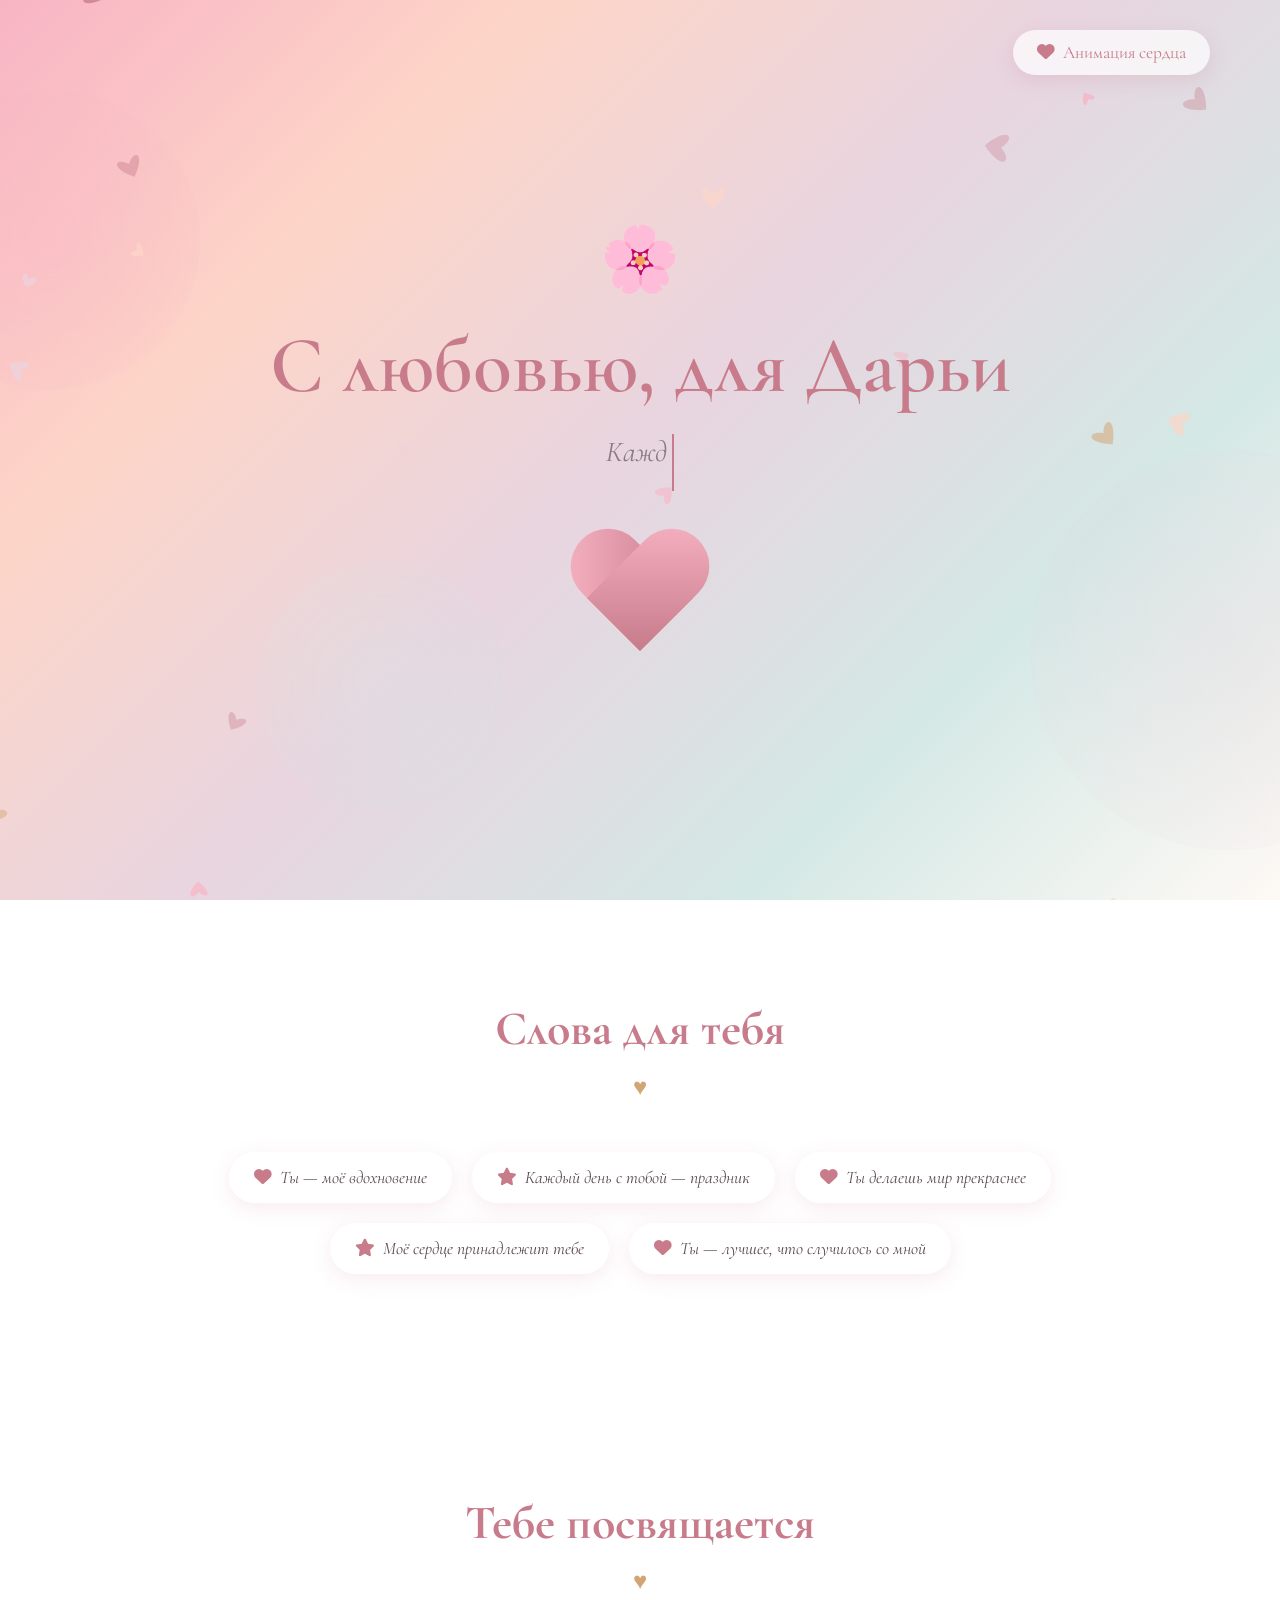
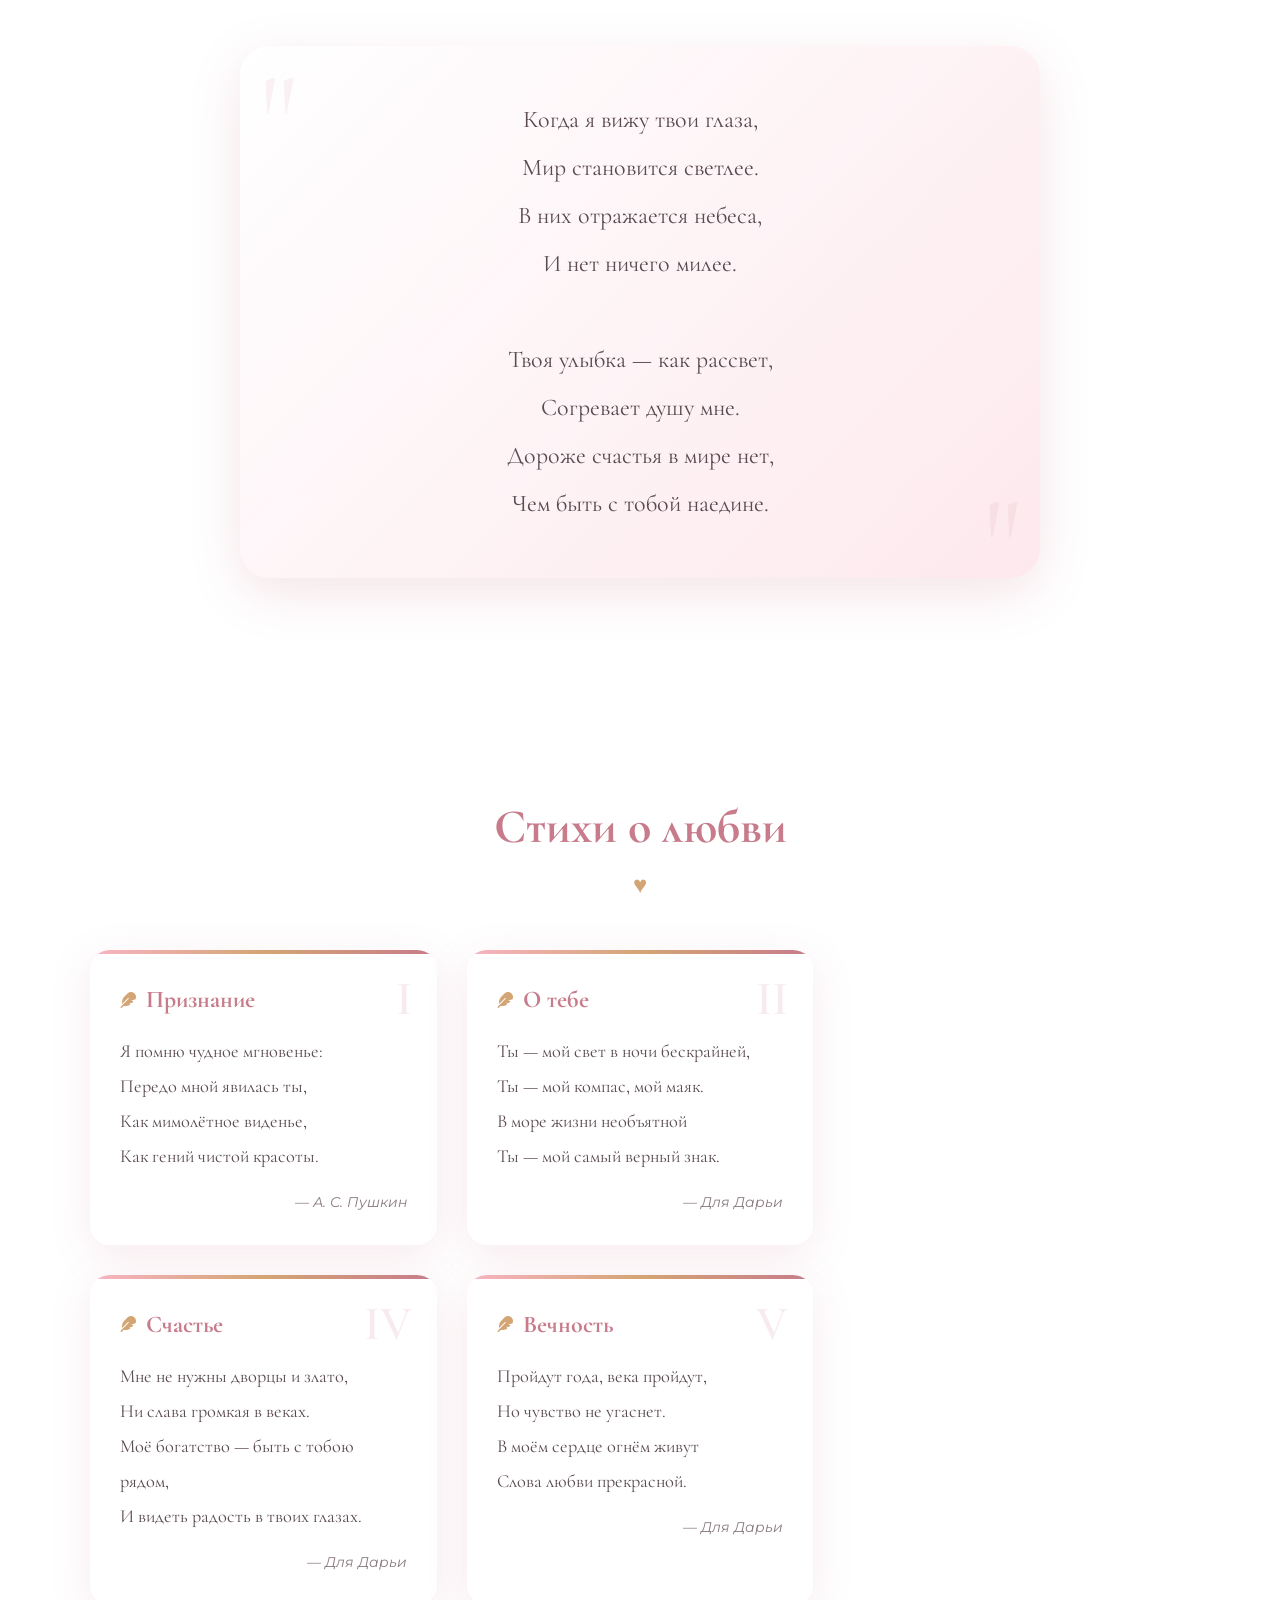
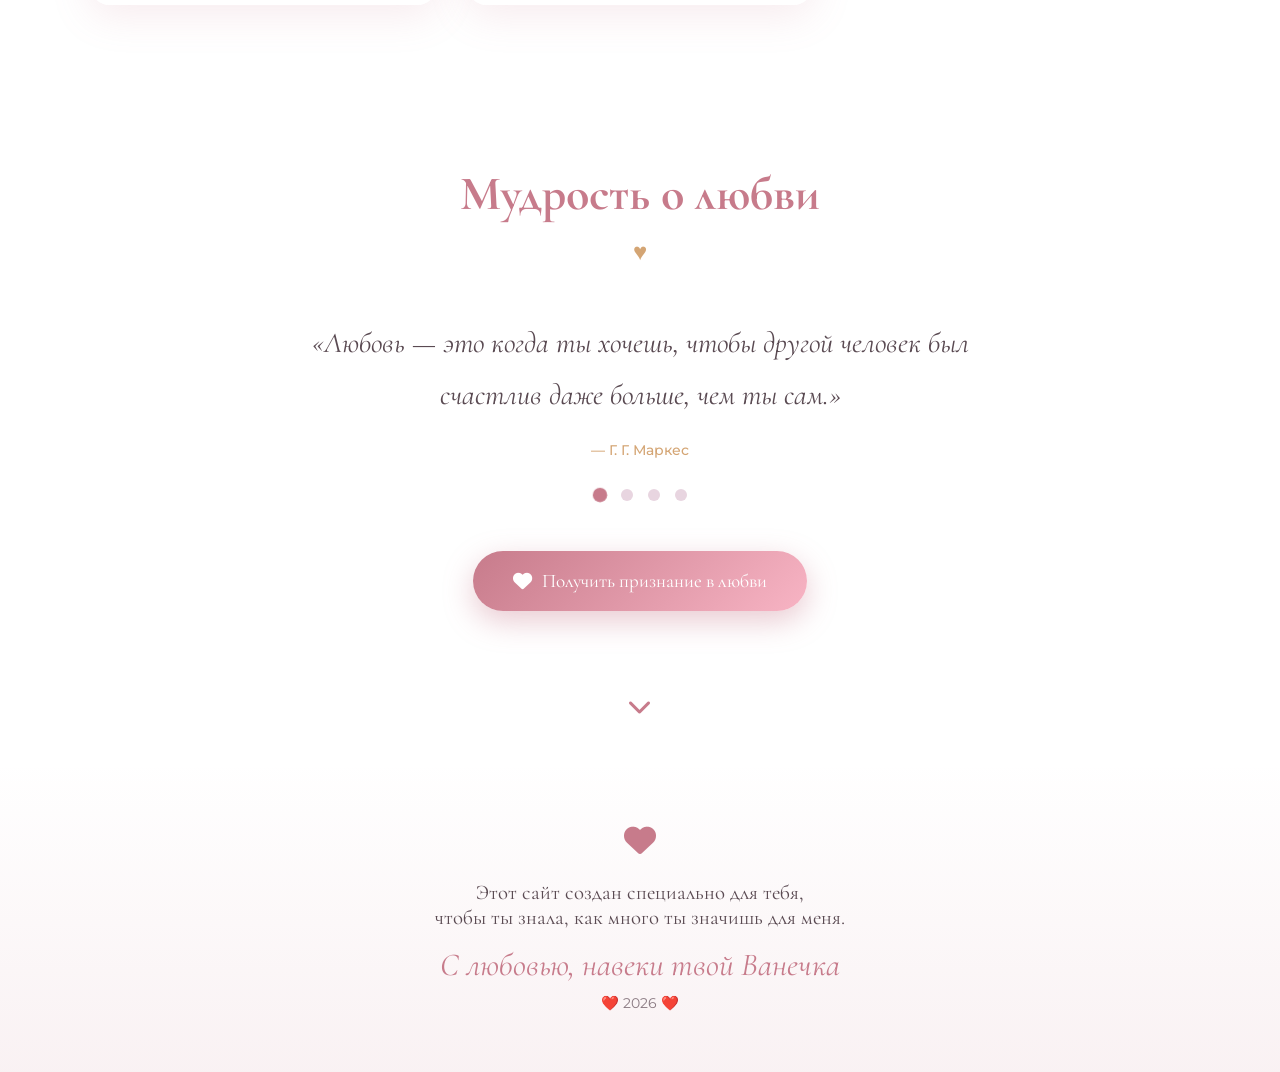
<file: daria.html>
<!DOCTYPE html>
<html lang="ru">
<head>
    <meta charset="UTF-8">
    <meta name="viewport" content="width=device-width, initial-scale=1.0">
    <title>Для тебя, Дарья ❤️</title>
    
    <!-- Google Fonts -->
    <link rel="preconnect" href="https://fonts.googleapis.com">
    <link rel="preconnect" href="https://fonts.gstatic.com" crossorigin>
    <link href="https://fonts.googleapis.com/css2?family=Cormorant+Garamond:ital,wght@0,400;0,500;0,600;0,700;1,400;1,500&family=Montserrat:wght@300;400;500;600&display=swap" rel="stylesheet">
    
    <!-- Font Awesome -->
    <link rel="stylesheet" href="https://cdnjs.cloudflare.com/ajax/libs/font-awesome/6.5.1/css/all.min.css">
    
    <style>
        * {
            margin: 0;
            padding: 0;
            box-sizing: border-box;
        }

        :root {
            --primary-pink: #f8b4c4;
            --soft-peach: #fdd5c8;
            --lavender: #e8d5e0;
            --mint: #d4e8e5;
            --gold: #d4a574;
            --deep-rose: #c77b8b;
            --cream: #fef9f5;
            --text-dark: #5a4a52;
            --text-light: #8a7a82;
        }

        html {
            scroll-behavior: smooth;
        }

        body {
            font-family: 'Montserrat', sans-serif;
            background: linear-gradient(135deg, var(--primary-pink) 0%, var(--soft-peach) 25%, var(--lavender) 50%, var(--mint) 75%, var(--cream) 100%);
            background-attachment: fixed;
            min-height: 100vh;
            color: var(--text-dark);
            overflow-x: hidden;
            position: relative;
        }

        /* Floating Hearts Canvas */
        #hearts-canvas {
            position: fixed;
            top: 0;
            left: 0;
            width: 100%;
            height: 100%;
            pointer-events: none;
            z-index: 1;
        }

        /* Main Container */
        .container {
            max-width: 1200px;
            margin: 0 auto;
            padding: 20px;
            position: relative;
            z-index: 2;
        }

        /* Hero Section */
        .hero {
            min-height: 100vh;
            display: flex;
            flex-direction: column;
            justify-content: center;
            align-items: center;
            text-align: center;
            padding: 40px 20px;
        }

        .hero-decoration {
            font-size: 4rem;
            margin-bottom: 20px;
            animation: float 3s ease-in-out infinite;
        }

        @keyframes float {
            0%, 100% { transform: translateY(0); }
            50% { transform: translateY(-15px); }
        }

        .hero h1 {
            font-family: 'Cormorant Garamond', serif;
            font-size: clamp(2.5rem, 8vw, 5rem);
            font-weight: 600;
            color: var(--deep-rose);
            margin-bottom: 20px;
            opacity: 0;
            animation: fadeInUp 1s ease forwards 0.5s;
        }

        .typewriter {
            font-family: 'Cormorant Garamond', serif;
            font-size: clamp(1.2rem, 3vw, 1.8rem);
            font-style: italic;
            color: var(--text-light);
            min-height: 2em;
            border-right: 2px solid var(--deep-rose);
            padding-right: 5px;
            animation: blink 0.7s infinite;
        }

        @keyframes blink {
            0%, 50% { border-color: var(--deep-rose); }
            51%, 100% { border-color: transparent; }
        }

        .hero-heart {
            width: 150px;
            height: 150px;
            margin: 40px auto;
            position: relative;
            animation: heartbeat 1.5s ease-in-out infinite;
            cursor: pointer;
            transition: transform 0.3s ease;
        }

        .hero-heart:hover {
            transform: scale(1.1);
        }

        .hero-heart::before,
        .hero-heart::after {
            content: '';
            position: absolute;
            top: 0;
            width: 75px;
            height: 120px;
            background: linear-gradient(135deg, var(--primary-pink), var(--deep-rose));
            border-radius: 75px 75px 0 0;
        }

        .hero-heart::before {
            left: 75px;
            transform: rotate(-45deg);
            transform-origin: 0 100%;
        }

        .hero-heart::after {
            left: 0;
            transform: rotate(45deg);
            transform-origin: 100% 100%;
        }

        @keyframes heartbeat {
            0%, 100% { transform: scale(1); }
            15% { transform: scale(1.15); }
            30% { transform: scale(1); }
            45% { transform: scale(1.1); }
            60% { transform: scale(1); }
        }

        @keyframes fadeInUp {
            from {
                opacity: 0;
                transform: translateY(30px);
            }
            to {
                opacity: 1;
                transform: translateY(0);
            }
        }

        .scroll-indicator {
            position: absolute;
            bottom: 40px;
            left: 50%;
            transform: translateX(-50%);
            animation: bounce 2s infinite;
            color: var(--deep-rose);
            font-size: 1.5rem;
        }

        @keyframes bounce {
            0%, 20%, 50%, 80%, 100% { transform: translateX(-50%) translateY(0); }
            40% { transform: translateX(-50%) translateY(-15px); }
            60% { transform: translateX(-50%) translateY(-7px); }
        }

        /* Section Styles */
        section {
            padding: 80px 20px;
        }

        .section-title {
            font-family: 'Cormorant Garamond', serif;
            font-size: clamp(2rem, 5vw, 3rem);
            text-align: center;
            color: var(--deep-rose);
            margin-bottom: 50px;
            position: relative;
        }

        .section-title::after {
            content: '♥';
            display: block;
            font-size: 1.5rem;
            margin-top: 15px;
            color: var(--gold);
        }

        /* Love Messages */
        .love-messages {
            display: flex;
            flex-wrap: wrap;
            justify-content: center;
            gap: 20px;
            margin-bottom: 60px;
        }

        .love-message {
            background: rgba(255, 255, 255, 0.7);
            backdrop-filter: blur(10px);
            padding: 15px 25px;
            border-radius: 30px;
            font-family: 'Cormorant Garamond', serif;
            font-size: 1.1rem;
            font-style: italic;
            color: var(--text-dark);
            box-shadow: 0 5px 20px rgba(199, 123, 139, 0.15);
            opacity: 0;
            transform: translateY(20px);
            transition: all 0.5s ease;
            cursor: default;
        }

        .love-message.visible {
            opacity: 1;
            transform: translateY(0);
        }

        .love-message:hover {
            transform: translateY(-5px) scale(1.02);
            box-shadow: 0 10px 30px rgba(199, 123, 139, 0.25);
        }

        .love-message i {
            color: var(--deep-rose);
            margin-right: 8px;
        }

        /* Poem Cards */
        .poems-grid {
            display: grid;
            grid-template-columns: repeat(auto-fit, minmax(320px, 1fr));
            gap: 30px;
            max-width: 1100px;
            margin: 0 auto;
        }

        .poem-card {
            background: rgba(255, 255, 255, 0.85);
            backdrop-filter: blur(15px);
            border-radius: 20px;
            padding: 35px 30px;
            box-shadow: 0 10px 40px rgba(199, 123, 139, 0.15);
            transition: all 0.4s cubic-bezier(0.4, 0, 0.2, 1);
            opacity: 0;
            transform: translateY(40px);
            position: relative;
            overflow: hidden;
        }

        .poem-card::before {
            content: '';
            position: absolute;
            top: 0;
            left: 0;
            right: 0;
            height: 4px;
            background: linear-gradient(90deg, var(--primary-pink), var(--gold), var(--deep-rose));
        }

        .poem-card.visible {
            opacity: 1;
            transform: translateY(0);
        }

        .poem-card:hover {
            transform: translateY(-10px) scale(1.02);
            box-shadow: 0 20px 50px rgba(199, 123, 139, 0.25);
        }

        .poem-card .poem-number {
            position: absolute;
            top: 20px;
            right: 25px;
            font-family: 'Cormorant Garamond', serif;
            font-size: 3rem;
            font-weight: 600;
            color: rgba(199, 123, 139, 0.15);
        }

        .poem-card h3 {
            font-family: 'Cormorant Garamond', serif;
            font-size: 1.5rem;
            color: var(--deep-rose);
            margin-bottom: 20px;
            display: flex;
            align-items: center;
            gap: 10px;
        }

        .poem-card h3 i {
            font-size: 1rem;
            color: var(--gold);
        }

        .poem-card p {
            font-family: 'Cormorant Garamond', serif;
            font-size: 1.15rem;
            line-height: 1.9;
            color: var(--text-dark);
            white-space: pre-line;
        }

        .poem-card .author {
            margin-top: 20px;
            font-family: 'Montserrat', sans-serif;
            font-size: 0.85rem;
            color: var(--text-light);
            text-align: right;
            font-style: italic;
        }

        /* Featured Poem */
        .featured-poem {
            background: linear-gradient(135deg, rgba(255, 255, 255, 0.9), rgba(248, 180, 196, 0.3));
            border-radius: 30px;
            padding: 50px 40px;
            max-width: 800px;
            margin: 0 auto 60px;
            text-align: center;
            box-shadow: 0 15px 50px rgba(199, 123, 139, 0.2);
            position: relative;
            overflow: hidden;
            opacity: 0;
            transform: scale(0.95);
            transition: all 0.6s ease;
        }

        .featured-poem.visible {
            opacity: 1;
            transform: scale(1);
        }

        .featured-poem::before,
        .featured-poem::after {
            content: '"';
            font-family: 'Cormorant Garamond', serif;
            font-size: 8rem;
            color: rgba(199, 123, 139, 0.1);
            position: absolute;
            line-height: 1;
        }

        .featured-poem::before {
            top: 10px;
            left: 20px;
        }

        .featured-poem::after {
            bottom: -30px;
            right: 20px;
        }

        .featured-poem p {
            font-family: 'Cormorant Garamond', serif;
            font-size: clamp(1.2rem, 2.5vw, 1.5rem);
            line-height: 2;
            color: var(--text-dark);
            white-space: pre-line;
            position: relative;
            z-index: 1;
        }

        /* Quotes Section */
        .quotes-carousel {
            max-width: 700px;
            margin: 0 auto;
            text-align: center;
            position: relative;
        }

        .quote-item {
            display: none;
            animation: fadeIn 0.5s ease;
        }

        .quote-item.active {
            display: block;
        }

        @keyframes fadeIn {
            from { opacity: 0; }
            to { opacity: 1; }
        }

        .quote-item p {
            font-family: 'Cormorant Garamond', serif;
            font-size: clamp(1.3rem, 3vw, 1.8rem);
            font-style: italic;
            color: var(--text-dark);
            line-height: 1.8;
            margin-bottom: 20px;
        }

        .quote-item .quote-author {
            font-family: 'Montserrat', sans-serif;
            font-size: 0.9rem;
            color: var(--gold);
            font-weight: 500;
        }

        .carousel-controls {
            display: flex;
            justify-content: center;
            gap: 15px;
            margin-top: 30px;
        }

        .carousel-dot {
            width: 12px;
            height: 12px;
            border-radius: 50%;
            background: var(--lavender);
            border: none;
            cursor: pointer;
            transition: all 0.3s ease;
        }

        .carousel-dot.active {
            background: var(--deep-rose);
            transform: scale(1.2);
        }

        .carousel-dot:hover {
            background: var(--primary-pink);
        }

        /* Interactive Button */
        .magic-button {
            display: flex;
            align-items: center;
            justify-content: center;
            gap: 10px;
            margin: 50px auto;
            padding: 18px 40px;
            background: linear-gradient(135deg, var(--deep-rose), var(--primary-pink));
            color: white;
            border: none;
            border-radius: 50px;
            font-family: 'Cormorant Garamond', serif;
            font-size: 1.2rem;
            cursor: pointer;
            box-shadow: 0 10px 30px rgba(199, 123, 139, 0.4);
            transition: all 0.3s ease;
        }

        .magic-button:hover {
            transform: translateY(-3px);
            box-shadow: 0 15px 40px rgba(199, 123, 139, 0.5);
        }

        .magic-button:active {
            transform: translateY(0);
        }

        /* Random Message Popup */
        .popup-overlay {
            position: fixed;
            top: 0;
            left: 0;
            width: 100%;
            height: 100%;
            background: rgba(90, 74, 82, 0.5);
            backdrop-filter: blur(5px);
            display: none;
            justify-content: center;
            align-items: center;
            z-index: 1000;
            opacity: 0;
            transition: opacity 0.3s ease;
        }

        .popup-overlay.show {
            display: flex;
            opacity: 1;
        }

        .popup-content {
            background: white;
            padding: 50px 40px;
            border-radius: 25px;
            max-width: 500px;
            text-align: center;
            transform: scale(0.9);
            transition: transform 0.3s ease;
            position: relative;
        }

        .popup-overlay.show .popup-content {
            transform: scale(1);
        }

        .popup-content .close-btn {
            position: absolute;
            top: 15px;
            right: 20px;
            background: none;
            border: none;
            font-size: 1.5rem;
            color: var(--text-light);
            cursor: pointer;
            transition: color 0.3s ease;
        }

        .popup-content .close-btn:hover {
            color: var(--deep-rose);
        }

        .popup-content i.fa-heart {
            font-size: 3rem;
            color: var(--deep-rose);
            margin-bottom: 20px;
            animation: heartbeat 1.5s infinite;
        }

        .popup-content p {
            font-family: 'Cormorant Garamond', serif;
            font-size: 1.5rem;
            color: var(--text-dark);
            line-height: 1.6;
        }

        /* Footer */
        footer {
            text-align: center;
            padding: 60px 20px;
            background: linear-gradient(to top, rgba(199, 123, 139, 0.1), transparent);
        }

        footer .footer-heart {
            font-size: 2rem;
            color: var(--deep-rose);
            margin-bottom: 20px;
            animation: heartbeat 2s infinite;
        }

        footer p {
            font-family: 'Cormorant Garamond', serif;
            font-size: 1.3rem;
            color: var(--text-dark);
        }

        footer .signature {
            font-family: 'Cormorant Garamond', serif;
            font-size: 2rem;
            font-style: italic;
            color: var(--deep-rose);
            margin-top: 15px;
        }

        footer .date {
            font-family: 'Montserrat', sans-serif;
            font-size: 0.9rem;
            color: var(--text-light);
            margin-top: 10px;
        }

        /* Responsive */
        @media (max-width: 768px) {
            .poems-grid {
                grid-template-columns: 1fr;
            }

            .poem-card {
                padding: 30px 25px;
            }

            .featured-poem {
                padding: 35px 25px;
            }

            .love-message {
                font-size: 1rem;
                padding: 12px 20px;
            }

            .hero-heart {
                width: 120px;
                height: 120px;
            }

            .hero-heart::before,
            .hero-heart::after {
                width: 60px;
                height: 96px;
                border-radius: 60px 60px 0 0;
            }

            .hero-heart::before {
                left: 60px;
            }
        }

        /* Parallax Background Elements */
        .bg-element {
            position: fixed;
            border-radius: 50%;
            opacity: 0.3;
            pointer-events: none;
            z-index: 0;
        }

        .bg-element-1 {
            width: 300px;
            height: 300px;
            background: radial-gradient(circle, var(--primary-pink), transparent);
            top: 10%;
            left: -100px;
        }

        .bg-element-2 {
            width: 400px;
            height: 400px;
            background: radial-gradient(circle, var(--lavender), transparent);
            top: 50%;
            right: -150px;
        }

        .bg-element-3 {
            width: 250px;
            height: 250px;
            background: radial-gradient(circle, var(--mint), transparent);
            bottom: 10%;
            left: 20%;
        }
    </style>
</head>
<body>
    <!-- Background Elements for Parallax -->
    <div class="bg-element bg-element-1"></div>
    <div class="bg-element bg-element-2"></div>
    <div class="bg-element bg-element-3"></div>

    <!-- Floating Hearts Canvas -->
    <canvas id="hearts-canvas"></canvas>

    <div class="container">
        <!-- Hero Section -->
        <section class="hero">
            <a href="#" style="position: absolute; top: 30px; right: 30px; background: rgba(255,255,255,0.7); backdrop-filter: blur(10px); padding: 12px 24px; border-radius: 30px; text-decoration: none; color: var(--deep-rose); font-family: 'Cormorant Garamond', serif; font-size: 1.1rem; box-shadow: 0 5px 20px rgba(199, 123, 139, 0.2); transition: all 0.3s ease;" onmouseover="this.style.transform='translateY(-3px)'; this.style.boxShadow='0 10px 30px rgba(199, 123, 139, 0.3)';" onmouseout="this.style.transform='translateY(0)'; this.style.boxShadow='0 5px 20px rgba(199, 123, 139, 0.2)';">
                <i class="fas fa-heart" style="margin-right: 8px;"></i>Анимация сердца
            </a>
            <div class="hero-decoration">🌸</div>
            <h1>С любовью, для Дарьи</h1>
            <div class="typewriter" id="typewriter"></div>
            <div class="hero-heart" id="main-heart" title="Нажми на меня"></div>
            <div class="scroll-indicator">
                <i class="fas fa-chevron-down"></i>
            </div>
        </section>

        <!-- Love Messages Section -->
        <section>
            <h2 class="section-title">Слова для тебя</h2>
            <div class="love-messages">
                <div class="love-message"><i class="fas fa-heart"></i>Ты — моё вдохновение</div>
                <div class="love-message"><i class="fas fa-star"></i>Каждый день с тобой — праздник</div>
                <div class="love-message"><i class="fas fa-heart"></i>Ты делаешь мир прекраснее</div>
                <div class="love-message"><i class="fas fa-star"></i>Моё сердце принадлежит тебе</div>
                <div class="love-message"><i class="fas fa-heart"></i>Ты — лучшее, что случилось со мной</div>
            </div>
        </section>

        <!-- Featured Poem -->
        <section>
            <h2 class="section-title">Тебе посвящается</h2>
            <div class="featured-poem">
                <p>Когда я вижу твои глаза,
Мир становится светлее.
В них отражается небеса,
И нет ничего милее.

Твоя улыбка — как рассвет,
Согревает душу мне.
Дороже счастья в мире нет,
Чем быть с тобой наедине.</p>
            </div>
        </section>

        <!-- Poems Grid -->
        <section>
            <h2 class="section-title">Стихи о любви</h2>
            <div class="poems-grid">
                <div class="poem-card">
                    <span class="poem-number">I</span>
                    <h3><i class="fas fa-feather"></i>Признание</h3>
                    <p>Я помню чудное мгновенье:
Передо мной явилась ты,
Как мимолётное виденье,
Как гений чистой красоты.</p>
                    <div class="author">— А. С. Пушкин</div>
                </div>

                <div class="poem-card">
                    <span class="poem-number">II</span>
                    <h3><i class="fas fa-feather"></i>О тебе</h3>
                    <p>Ты — мой свет в ночи бескрайней,
Ты — мой компас, мой маяк.
В море жизни необъятной
Ты — мой самый верный знак.</p>
                    <div class="author">— Для Дарьи</div>
                </div>

                <div class="poem-card">
                    <span class="poem-number">III</span>
                    <h3><i class="fas fa-feather"></i>Нежность</h3>
                    <p>Как нежный ветер в летний день,
Как первый луч весны,
Твоя любовь — желанна тень
В объятиях мечты.</p>
                    <div class="author">— Для Дарьи</div>
                </div>

                <div class="poem-card">
                    <span class="poem-number">IV</span>
                    <h3><i class="fas fa-feather"></i>Счастье</h3>
                    <p>Мне не нужны дворцы и злато,
Ни слава громкая в веках.
Моё богатство — быть с тобою рядом,
И видеть радость в твоих глазах.</p>
                    <div class="author">— Для Дарьи</div>
                </div>

                <div class="poem-card">
                    <span class="poem-number">V</span>
                    <h3><i class="fas fa-feather"></i>Вечность</h3>
                    <p>Пройдут года, века пройдут,
Но чувство не угаснет.
В моём сердце огнём живут
Слова любви прекрасной.</p>
                    <div class="author">— Для Дарьи</div>
                </div>
            </div>
        </section>

        <!-- Quotes Carousel -->
        <section>
            <h2 class="section-title">Мудрость о любви</h2>
            <div class="quotes-carousel">
                <div class="quote-item active">
                    <p>«Любовь — это когда ты хочешь, чтобы другой человек был счастлив даже больше, чем ты сам.»</p>
                    <span class="quote-author">— Г. Г. Маркес</span>
                </div>
                <div class="quote-item">
                    <p>«Любить — это не значит смотреть друг на друга, это значит смотреть вместе в одном направлении.»</p>
                    <span class="quote-author">— Антуан де Сент-Экзюпери</span>
                </div>
                <div class="quote-item">
                    <p>«Где любовь, там и жизнь.»</p>
                    <span class="quote-author">— Махатма Ганди</span>
                </div>
                <div class="quote-item">
                    <p>«Любовь — единственное, что увеличивается, когда его раздаёшь.»</p>
                    <span class="quote-author">— Ришелье</span>
                </div>
            </div>
            <div class="carousel-controls">
                <button class="carousel-dot active" data-index="0"></button>
                <button class="carousel-dot" data-index="1"></button>
                <button class="carousel-dot" data-index="2"></button>
                <button class="carousel-dot" data-index="3"></button>
            </div>

            <button class="magic-button" id="magic-btn">
                <i class="fas fa-heart"></i>
                Получить признание в любви
            </button>
        </section>
    </div>

    <!-- Footer -->
    <footer>
        <div class="footer-heart"><i class="fas fa-heart"></i></div>
        <p>Этот сайт создан специально для тебя,</p>
        <p>чтобы ты знала, как много ты значишь для меня.</p>
        <div class="signature">С любовью, навеки твой Ванечка</div>
        <div class="date">❤️ 2026 ❤️</div>
    </footer>

    <!-- Popup for Random Messages -->
    <div class="popup-overlay" id="popup">
        <div class="popup-content">
            <button class="close-btn" id="close-popup"><i class="fas fa-times"></i></button>
            <i class="fas fa-heart"></i>
            <p id="popup-message"></p>
        </div>
    </div>

    <script>
        // ===== Typewriter Effect =====
        const typewriterText = "Каждый миг с тобой — бесценен...";
        const typewriterEl = document.getElementById('typewriter');
        let charIndex = 0;

        function typeWriter() {
            if (charIndex < typewriterText.length) {
                typewriterEl.textContent += typewriterText.charAt(charIndex);
                charIndex++;
                setTimeout(typeWriter, 80);
            }
        }

        setTimeout(typeWriter, 1500);

        // ===== Floating Hearts Canvas =====
        const canvas = document.getElementById('hearts-canvas');
        const ctx = canvas.getContext('2d');

        function resizeCanvas() {
            canvas.width = window.innerWidth;
            canvas.height = window.innerHeight;
        }
        resizeCanvas();
        window.addEventListener('resize', resizeCanvas);

        const hearts = [];
        const heartColors = ['#f8b4c4', '#fdd5c8', '#c77b8b', '#d4a574', '#e8d5e0'];

        class Heart {
            constructor() {
                this.reset();
            }

            reset() {
                this.x = Math.random() * canvas.width;
                this.y = canvas.height + 50;
                this.size = Math.random() * 15 + 10;
                this.speedY = Math.random() * 1.5 + 0.5;
                this.speedX = (Math.random() - 0.5) * 0.5;
                this.opacity = Math.random() * 0.5 + 0.3;
                this.color = heartColors[Math.floor(Math.random() * heartColors.length)];
                this.rotation = Math.random() * Math.PI * 2;
                this.rotationSpeed = (Math.random() - 0.5) * 0.02;
            }

            update() {
                this.y -= this.speedY;
                this.x += this.speedX + Math.sin(this.y * 0.01) * 0.3;
                this.rotation += this.rotationSpeed;

                if (this.y < -50) {
                    this.reset();
                }
            }

            draw() {
                ctx.save();
                ctx.translate(this.x, this.y);
                ctx.rotate(this.rotation);
                ctx.globalAlpha = this.opacity;
                ctx.fillStyle = this.color;
                ctx.beginPath();
                
                const s = this.size;
                ctx.moveTo(0, s * 0.3);
                ctx.bezierCurveTo(-s * 0.5, -s * 0.3, -s, s * 0.1, 0, s);
                ctx.bezierCurveTo(s, s * 0.1, s * 0.5, -s * 0.3, 0, s * 0.3);
                
                ctx.fill();
                ctx.restore();
            }
        }

        // Create initial hearts
        for (let i = 0; i < 20; i++) {
            const heart = new Heart();
            heart.y = Math.random() * canvas.height;
            hearts.push(heart);
        }

        function animateHearts() {
            ctx.clearRect(0, 0, canvas.width, canvas.height);
            hearts.forEach(heart => {
                heart.update();
                heart.draw();
            });
            requestAnimationFrame(animateHearts);
        }
        animateHearts();

        // ===== Scroll Reveal =====
        const observerOptions = {
            threshold: 0.1,
            rootMargin: '0px 0px -50px 0px'
        };

        const observer = new IntersectionObserver((entries) => {
            entries.forEach((entry, index) => {
                if (entry.isIntersecting) {
                    setTimeout(() => {
                        entry.target.classList.add('visible');
                    }, index * 100);
                }
            });
        }, observerOptions);

        document.querySelectorAll('.poem-card, .love-message, .featured-poem').forEach(el => {
            observer.observe(el);
        });

        // ===== Quotes Carousel =====
        const quotes = document.querySelectorAll('.quote-item');
        const dots = document.querySelectorAll('.carousel-dot');
        let currentQuote = 0;

        function showQuote(index) {
            quotes.forEach(q => q.classList.remove('active'));
            dots.forEach(d => d.classList.remove('active'));
            quotes[index].classList.add('active');
            dots[index].classList.add('active');
            currentQuote = index;
        }

        dots.forEach(dot => {
            dot.addEventListener('click', () => {
                showQuote(parseInt(dot.dataset.index));
            });
        });

        // Auto-rotate quotes
        setInterval(() => {
            showQuote((currentQuote + 1) % quotes.length);
        }, 5000);

        // ===== Random Love Messages =====
        const loveMessages = [
            "Ты — самое прекрасное, что есть в моей жизни",
            "Каждый день я люблю тебя всё сильнее",
            "Ты делаешь меня лучше",
            "Моё сердце бьётся только для тебя",
            "С тобой я понял, что такое счастье",
            "Ты — моя вселенная",
            "Я благодарен судьбе за тебя",
            "Ты — моя мечта, ставшая реальностью",
            "Люблю тебя больше жизни",
            "Ты — смысл всего",
            "Рядом с тобой я дома",
            "Ты — моё самое большое сокровище"
        ];

        const popup = document.getElementById('popup');
        const popupMessage = document.getElementById('popup-message');
        const magicBtn = document.getElementById('magic-btn');
        const closePopup = document.getElementById('close-popup');
        const mainHeart = document.getElementById('main-heart');

        function showRandomMessage() {
            const randomMsg = loveMessages[Math.floor(Math.random() * loveMessages.length)];
            popupMessage.textContent = randomMsg;
            popup.classList.add('show');
            
            // Create burst of hearts
            for (let i = 0; i < 10; i++) {
                const heart = new Heart();
                heart.x = window.innerWidth / 2;
                heart.y = window.innerHeight / 2;
                heart.speedY = Math.random() * 3 + 2;
                heart.speedX = (Math.random() - 0.5) * 4;
                hearts.push(heart);
            }
        }

        magicBtn.addEventListener('click', showRandomMessage);
        mainHeart.addEventListener('click', showRandomMessage);

        closePopup.addEventListener('click', () => {
            popup.classList.remove('show');
        });

        popup.addEventListener('click', (e) => {
            if (e.target === popup) {
                popup.classList.remove('show');
            }
        });

        // ===== Parallax Effect =====
        const bgElements = document.querySelectorAll('.bg-element');

        window.addEventListener('scroll', () => {
            const scrollY = window.scrollY;
            bgElements.forEach((el, index) => {
                const speed = (index + 1) * 0.1;
                el.style.transform = `translateY(${scrollY * speed}px)`;
            });
        });

        // ===== Color Theme Change on Heart Click =====
        const themes = [
            { primary: '#f8b4c4', secondary: '#fdd5c8', accent: '#c77b8b' },
            { primary: '#d4e8e5', secondary: '#e8d5e0', accent: '#a8c5c2' },
            { primary: '#fdd5c8', secondary: '#f8b4c4', accent: '#d4a574' },
            { primary: '#e8d5e0', secondary: '#d4e8e5', accent: '#b89eb5' }
        ];

        let currentTheme = 0;

        mainHeart.addEventListener('dblclick', () => {
            currentTheme = (currentTheme + 1) % themes.length;
            const theme = themes[currentTheme];
            document.documentElement.style.setProperty('--primary-pink', theme.primary);
            document.documentElement.style.setProperty('--soft-peach', theme.secondary);
            document.documentElement.style.setProperty('--deep-rose', theme.accent);
        });
    </script>
</body>
</html>
</file>
